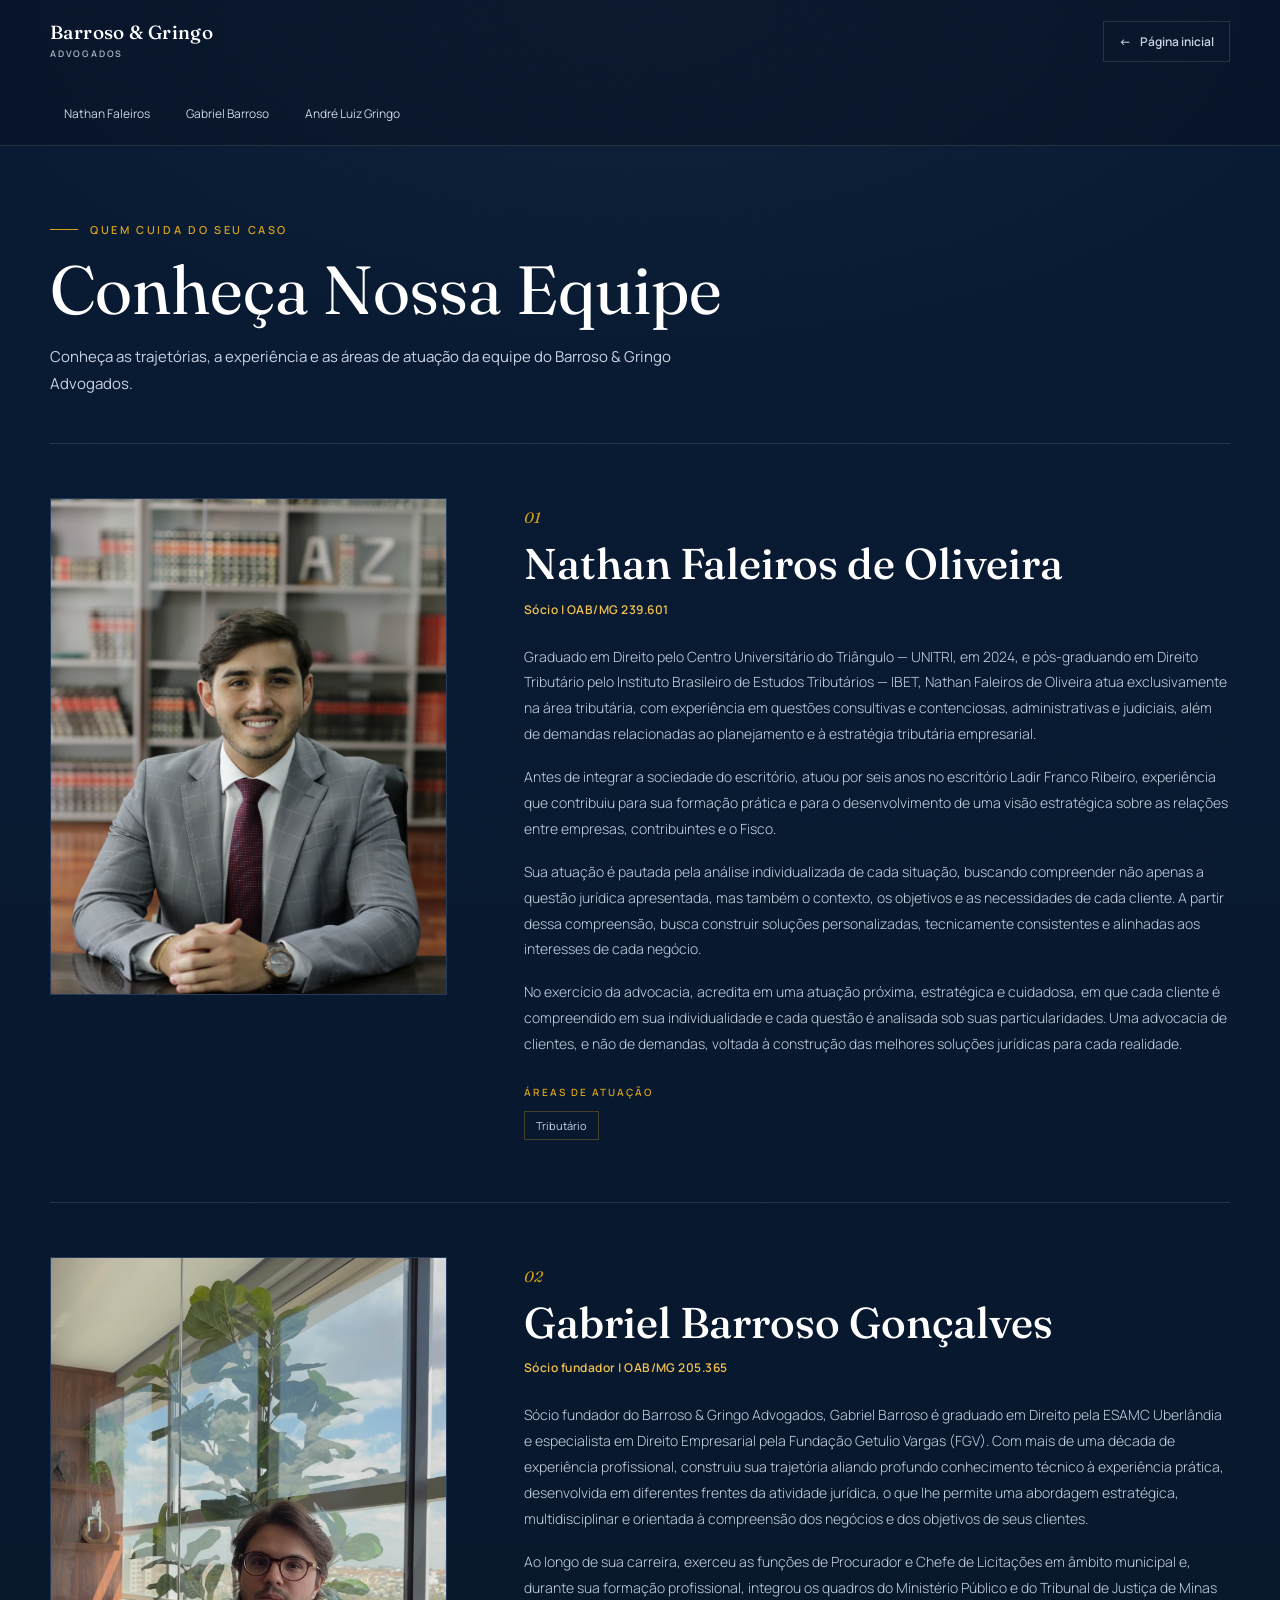
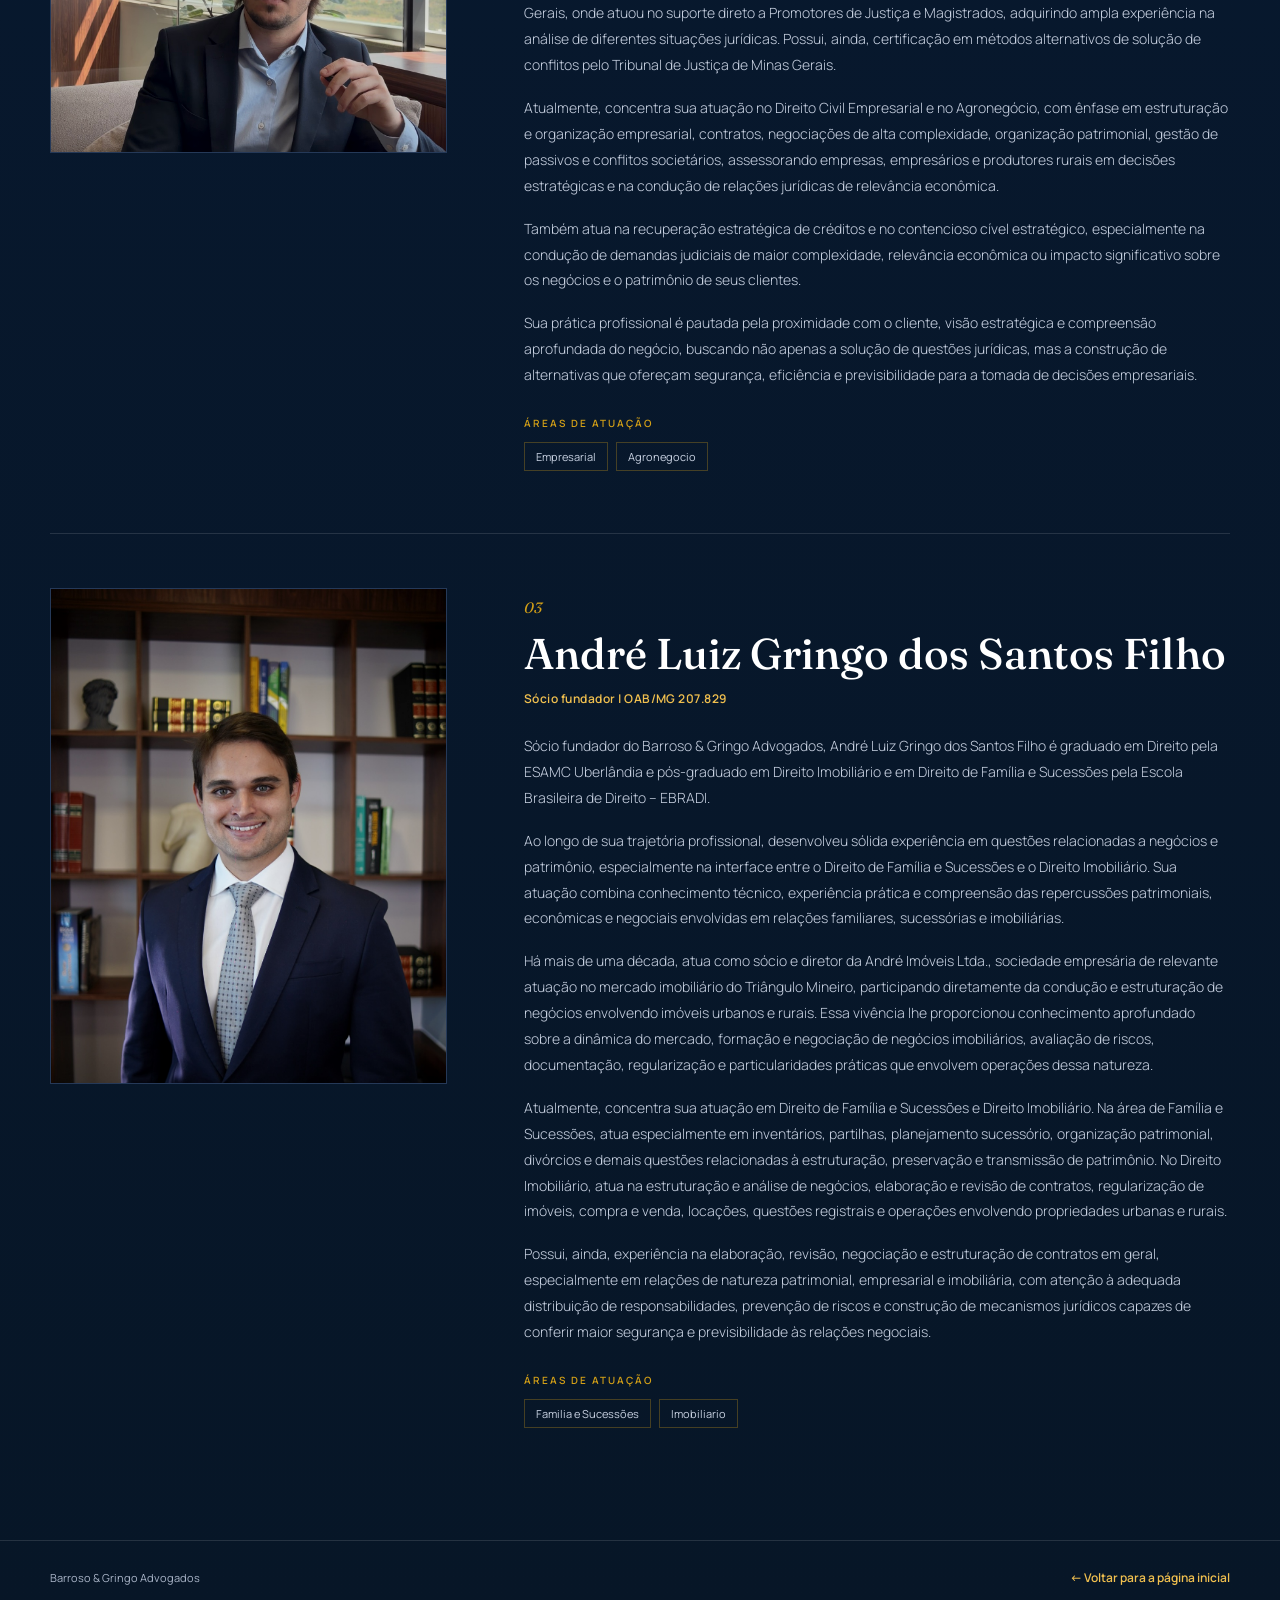
<file: socios.html>
<!DOCTYPE html>
<html lang="pt-BR">
<head>
  <meta charset="UTF-8">
  <meta name="viewport" content="width=device-width, initial-scale=1.0">
  <meta name="description" content="Conheça a equipe do escritório Barroso &amp; Gringo Advogados, suas trajetórias profissionais e áreas de atuação.">
  <meta name="theme-color" content="#081a33">
  <meta property="og:type" content="website">
  <meta property="og:title" content="Conheça Nossa Equipe | Barroso &amp; Gringo Advogados">
  <meta property="og:description" content="Conheça a equipe do escritório Barroso &amp; Gringo Advogados e suas áreas de atuação.">
  <title>Conheça Nossa Equipe | Barroso &amp; Gringo Advogados</title>
  <link rel="preconnect" href="https://fonts.googleapis.com">
  <link rel="preconnect" href="https://fonts.gstatic.com" crossorigin>
  <link href="https://fonts.googleapis.com/css2?family=Fraunces:ital,opsz,wght@0,9..144,300;0,9..144,400;0,9..144,500;0,9..144,600;1,9..144,400;1,9..144,500&amp;family=Manrope:wght@300;400;500;600;700;800&amp;display=swap" rel="stylesheet">
  <style>
    :root {
      color-scheme: dark;
      --ink: #081a33;
      --ink-2: #0c2245;
      --cream: #fff;
      --cream-dim: #c9d2e2;
      --stone: #aab5c8;
      --gold: #d4a017;
      --gold-2: #f1c04f;
      --gold-dim: #a67d14;
      --hair: rgba(255, 255, 255, .12);
      --glass: rgba(255, 255, 255, .045);
      --maxw: 1180px;
    }

    * { box-sizing: border-box; }
    html { scroll-behavior: smooth; }
    body {
      margin: 0;
      background:
        radial-gradient(ellipse 1200px 600px at 50% 0%, rgba(255, 255, 255, .035), transparent 60%),
        linear-gradient(180deg, var(--ink) 0%, #071627 100%);
      color: var(--cream);
      font-family: 'Manrope', sans-serif;
      font-weight: 400;
      -webkit-font-smoothing: antialiased;
    }
    body::before {
      content: "";
      position: fixed;
      inset: 0;
      z-index: 2;
      pointer-events: none;
      background-image: url("data:image/svg+xml,%3Csvg xmlns='http://www.w3.org/2000/svg' width='140' height='140'%3E%3Cfilter id='n'%3E%3CfeTurbulence type='fractalNoise' baseFrequency='0.85' numOctaves='2' stitchTiles='stitch'/%3E%3C/filter%3E%3Crect width='100%25' height='100%25' filter='url(%23n)'/%3E%3C/svg%3E");
      opacity: .035;
      mix-blend-mode: overlay;
    }
    a { color: inherit; text-decoration: none; }
    a:focus-visible { outline: 2px solid var(--gold-2); outline-offset: 5px; }
    img { display: block; max-width: 100%; }
    h1, h2, h3 { margin: 0; font-family: 'Fraunces', serif; font-weight: 500; }
    .wrap { width: min(100% - 64px, var(--maxw)); margin: 0 auto; }

    .site-header {
      position: relative;
      z-index: 1;
      border-bottom: 1px solid var(--hair);
      background: rgba(6, 17, 35, .52);
    }
    .header-row {
      min-height: 82px;
      display: flex;
      align-items: center;
      justify-content: space-between;
      gap: 24px;
    }
    .brand {
      font: 500 19px/1.15 'Fraunces', serif;
      letter-spacing: .02em;
    }
    .brand small {
      display: block;
      margin-top: 5px;
      color: var(--stone);
      font: 600 9px/1.2 'Manrope', sans-serif;
      letter-spacing: .2em;
      text-transform: uppercase;
    }
    .home-link, .profile-nav a {
      transition: color .2s ease, border-color .2s ease, background .2s ease;
    }
    .home-link {
      display: inline-flex;
      align-items: center;
      gap: 9px;
      padding: 11px 15px;
      border: 1px solid var(--hair);
      color: var(--cream-dim);
      font-size: 12px;
      font-weight: 600;
    }
    .home-link:hover, .profile-nav a:hover {
      border-color: rgba(212, 160, 23, .55);
      color: var(--gold-2);
    }
    .profile-nav {
      display: flex;
      gap: 8px;
      padding: 13px 0;
      overflow-x: auto;
      scrollbar-width: thin;
      scrollbar-color: var(--gold-dim) transparent;
    }
    .profile-nav a {
      flex: 0 0 auto;
      padding: 9px 13px;
      border: 1px solid transparent;
      color: var(--cream-dim);
      font-size: 12px;
    }

    .intro { padding: 76px 0 46px; }
    .eyebrow {
      display: flex;
      align-items: center;
      gap: 12px;
      color: var(--gold);
      font-size: 11px;
      font-weight: 600;
      letter-spacing: .24em;
      text-transform: uppercase;
    }
    .eyebrow::before { content: ""; width: 28px; height: 1px; background: currentColor; }
    h1 { margin-top: 17px; font-size: clamp(42px, 6vw, 68px); line-height: 1.05; font-weight: 400; }
    .intro p { max-width: 670px; margin: 18px 0 0; color: var(--cream-dim); font-size: 15px; line-height: 1.8; }

    .profiles { padding-bottom: 50px; }
    .profile {
      display: grid;
      grid-template-columns: minmax(240px, .72fr) minmax(0, 1.28fr);
      align-items: start;
      gap: clamp(32px, 6vw, 82px);
      padding: 54px 0 62px;
      border-top: 1px solid var(--hair);
      scroll-margin-top: 28px;
    }
    .profile-photo {
      position: relative;
      overflow: hidden;
      aspect-ratio: 4 / 5;
      background: var(--ink-2);
      border: 1px solid rgba(255, 255, 255, .1);
    }
    .profile-photo img { width: 100%; height: 100%; object-fit: cover; object-position: 50% 16%; filter: grayscale(.12) contrast(1.04); }
    .profile-copy { min-width: 0; padding-top: 8px; }
    .profile-number { color: var(--gold); font: italic 15px 'Fraunces', serif; }
    .profile h2 { margin-top: 12px; font-size: clamp(30px, 4vw, 43px); line-height: 1.12; }
    .profile-role { margin: 12px 0 0; color: var(--gold-2); font-size: 12px; font-weight: 600; letter-spacing: .04em; }
    .profile-bio { margin-top: 26px; }
    .profile-bio p { margin: 0 0 17px; color: var(--cream-dim); font-size: 14px; line-height: 1.85; font-weight: 300; }
    .profile-bio p:last-child { margin-bottom: 0; }
    .areas { margin-top: 28px; }
    .areas h3 { color: var(--gold); font: 600 10px 'Manrope', sans-serif; letter-spacing: .2em; text-transform: uppercase; }
    .area-list { display: flex; flex-wrap: wrap; gap: 8px; margin: 12px 0 0; padding: 0; list-style: none; }
    .area-list li { padding: 6px 11px; border: 1px solid rgba(212, 160, 23, .3); color: var(--cream-dim); font-size: 11px; }

    .site-footer { border-top: 1px solid var(--hair); padding: 28px 0 38px; }
    .footer-row { display: flex; align-items: center; justify-content: space-between; gap: 20px; }
    .site-footer p { margin: 0; color: var(--stone); font-size: 11px; }
    .back-top { color: var(--gold-2); font-size: 12px; font-weight: 600; }
    .back-top:hover { color: var(--cream); }

    @media (max-width: 720px) {
      .wrap { width: min(100% - 40px, var(--maxw)); }
      .header-row { min-height: 72px; gap: 12px; }
      .brand { font-size: 16px; }
      .brand small { font-size: 8px; }
      .home-link { padding: 10px 11px; font-size: 11px; }
      .profile-nav { margin: 0 -20px; padding: 10px 20px; }
      .intro { padding: 56px 0 34px; }
      .profile { grid-template-columns: minmax(0, 1fr); gap: 25px; padding: 38px 0 44px; }
      .profile-photo { width: min(100%, 390px); aspect-ratio: 4 / 4.5; }
      .profile-copy { padding-top: 0; }
      .profile-bio { margin-top: 20px; }
      .footer-row { align-items: flex-start; flex-direction: column; }
    }
    @media (prefers-reduced-motion: reduce) {
      html { scroll-behavior: auto; }
      *, *::before, *::after { transition-duration: .01ms !important; }
    }
  </style>
</head>
<body>
  <header class="site-header" id="topo">
    <div class="wrap">
      <div class="header-row">
        <a class="brand" href="index.html" aria-label="Barroso &amp; Gringo Advogados, página inicial">
          Barroso &amp; Gringo <small>Advogados</small>
        </a>
        <a class="home-link" href="index.html"><span aria-hidden="true">←</span> Página inicial</a>
      </div>
      <nav class="profile-nav" aria-label="Navegação pelos perfis da equipe">
        <a href="#nathan-faleiros">Nathan Faleiros</a>
        <a href="#gabriel-barroso">Gabriel Barroso</a>
        <a href="#andre-gringo">André Luiz Gringo</a>
      </nav>
    </div>
  </header>

  <main>
    <section class="intro wrap" aria-labelledby="page-title">
      <span class="eyebrow">Quem cuida do seu caso</span>
      <h1 id="page-title">Conheça Nossa Equipe</h1>
      <p>Conheça as trajetórias, a experiência e as áreas de atuação da equipe do Barroso &amp; Gringo Advogados.</p>
    </section>

    <div class="profiles wrap">
      <section class="profile" id="nathan-faleiros" aria-labelledby="nathan-title">
        <div class="profile-photo">
          <img src="nathan-faleiros.jpg" alt="Retrato de Nathan Faleiros de Oliveira">
        </div>
        <div class="profile-copy">
          <span class="profile-number">01</span>
          <h2 id="nathan-title">Nathan Faleiros de Oliveira</h2>
          <p class="profile-role">Sócio | OAB/MG 239.601</p>
          <div class="profile-bio">
            <p>Graduado em Direito pelo Centro Universitário do Triângulo — UNITRI, em 2024, e pós-graduando em Direito Tributário pelo Instituto Brasileiro de Estudos Tributários — IBET, Nathan Faleiros de Oliveira atua exclusivamente na área tributária, com experiência em questões consultivas e contenciosas, administrativas e judiciais, além de demandas relacionadas ao planejamento e à estratégia tributária empresarial.</p>
            <p>Antes de integrar a sociedade do escritório, atuou por seis anos no escritório Ladir Franco Ribeiro, experiência que contribuiu para sua formação prática e para o desenvolvimento de uma visão estratégica sobre as relações entre empresas, contribuintes e o Fisco.</p>
            <p>Sua atuação é pautada pela análise individualizada de cada situação, buscando compreender não apenas a questão jurídica apresentada, mas também o contexto, os objetivos e as necessidades de cada cliente. A partir dessa compreensão, busca construir soluções personalizadas, tecnicamente consistentes e alinhadas aos interesses de cada negócio.</p>
            <p>No exercício da advocacia, acredita em uma atuação próxima, estratégica e cuidadosa, em que cada cliente é compreendido em sua individualidade e cada questão é analisada sob suas particularidades. Uma advocacia de clientes, e não de demandas, voltada à construção das melhores soluções jurídicas para cada realidade.</p>
          </div>
          <div class="areas">
            <h3>Áreas de atuação</h3>
            <ul class="area-list"><li>Tributário</li></ul>
          </div>
        </div>
      </section>

      <section class="profile" id="gabriel-barroso" aria-labelledby="gabriel-title">
        <div class="profile-photo">
          <img src="gabriel-barroso.png" alt="Retrato de Gabriel Barroso Gonçalves">
        </div>
        <div class="profile-copy">
          <span class="profile-number">02</span>
          <h2 id="gabriel-title">Gabriel Barroso Gonçalves</h2>
          <p class="profile-role">Sócio fundador | OAB/MG 205.365</p>
          <div class="profile-bio">
            <p>Sócio fundador do Barroso &amp; Gringo Advogados, Gabriel Barroso é graduado em Direito pela ESAMC Uberlândia e especialista em Direito Empresarial pela Fundação Getulio Vargas (FGV). Com mais de uma década de experiência profissional, construiu sua trajetória aliando profundo conhecimento técnico à experiência prática, desenvolvida em diferentes frentes da atividade jurídica, o que lhe permite uma abordagem estratégica, multidisciplinar e orientada à compreensão dos negócios e dos objetivos de seus clientes.</p>
            <p>Ao longo de sua carreira, exerceu as funções de Procurador e Chefe de Licitações em âmbito municipal e, durante sua formação profissional, integrou os quadros do Ministério Público e do Tribunal de Justiça de Minas Gerais, onde atuou no suporte direto a Promotores de Justiça e Magistrados, adquirindo ampla experiência na análise de diferentes situações jurídicas. Possui, ainda, certificação em métodos alternativos de solução de conflitos pelo Tribunal de Justiça de Minas Gerais.</p>
            <p>Atualmente, concentra sua atuação no Direito Civil Empresarial e no Agronegócio, com ênfase em estruturação e organização empresarial, contratos, negociações de alta complexidade, organização patrimonial, gestão de passivos e conflitos societários, assessorando empresas, empresários e produtores rurais em decisões estratégicas e na condução de relações jurídicas de relevância econômica.</p>
            <p>Também atua na recuperação estratégica de créditos e no contencioso cível estratégico, especialmente na condução de demandas judiciais de maior complexidade, relevância econômica ou impacto significativo sobre os negócios e o patrimônio de seus clientes.</p>
            <p>Sua prática profissional é pautada pela proximidade com o cliente, visão estratégica e compreensão aprofundada do negócio, buscando não apenas a solução de questões jurídicas, mas a construção de alternativas que ofereçam segurança, eficiência e previsibilidade para a tomada de decisões empresariais.</p>
          </div>
          <div class="areas">
            <h3>Áreas de atuação</h3>
            <ul class="area-list"><li>Empresarial</li><li>Agronegocio</li></ul>
          </div>
        </div>
      </section>

      <section class="profile" id="andre-gringo" aria-labelledby="andre-title">
        <div class="profile-photo">
          <img src="andre-luiz-gringo.jpg" alt="Retrato de André Luiz Gringo dos Santos Filho">
        </div>
        <div class="profile-copy">
          <span class="profile-number">03</span>
          <h2 id="andre-title">André Luiz Gringo dos Santos Filho</h2>
          <p class="profile-role">Sócio fundador | OAB/MG 207.829</p>
          <div class="profile-bio">
            <p>Sócio fundador do Barroso &amp; Gringo Advogados, André Luiz Gringo dos Santos Filho é graduado em Direito pela ESAMC Uberlândia e pós-graduado em Direito Imobiliário e em Direito de Família e Sucessões pela Escola Brasileira de Direito – EBRADI.</p>
            <p>Ao longo de sua trajetória profissional, desenvolveu sólida experiência em questões relacionadas a negócios e patrimônio, especialmente na interface entre o Direito de Família e Sucessões e o Direito Imobiliário. Sua atuação combina conhecimento técnico, experiência prática e compreensão das repercussões patrimoniais, econômicas e negociais envolvidas em relações familiares, sucessórias e imobiliárias.</p>
            <p>Há mais de uma década, atua como sócio e diretor da André Imóveis Ltda., sociedade empresária de relevante atuação no mercado imobiliário do Triângulo Mineiro, participando diretamente da condução e estruturação de negócios envolvendo imóveis urbanos e rurais. Essa vivência lhe proporcionou conhecimento aprofundado sobre a dinâmica do mercado, formação e negociação de negócios imobiliários, avaliação de riscos, documentação, regularização e particularidades práticas que envolvem operações dessa natureza.</p>
            <p>Atualmente, concentra sua atuação em Direito de Família e Sucessões e Direito Imobiliário. Na área de Família e Sucessões, atua especialmente em inventários, partilhas, planejamento sucessório, organização patrimonial, divórcios e demais questões relacionadas à estruturação, preservação e transmissão de patrimônio. No Direito Imobiliário, atua na estruturação e análise de negócios, elaboração e revisão de contratos, regularização de imóveis, compra e venda, locações, questões registrais e operações envolvendo propriedades urbanas e rurais.</p>
            <p>Possui, ainda, experiência na elaboração, revisão, negociação e estruturação de contratos em geral, especialmente em relações de natureza patrimonial, empresarial e imobiliária, com atenção à adequada distribuição de responsabilidades, prevenção de riscos e construção de mecanismos jurídicos capazes de conferir maior segurança e previsibilidade às relações negociais.</p>
          </div>
          <div class="areas">
            <h3>Áreas de atuação</h3>
            <ul class="area-list"><li>Familia e Sucessões</li><li>Imobiliario</li></ul>
          </div>
        </div>
      </section>
    </div>
  </main>

  <footer class="site-footer">
    <div class="wrap footer-row">
      <p>Barroso &amp; Gringo Advogados</p>
      <a class="back-top" href="index.html">← Voltar para a página inicial</a>
    </div>
  </footer>
</body>
</html>
</file>
